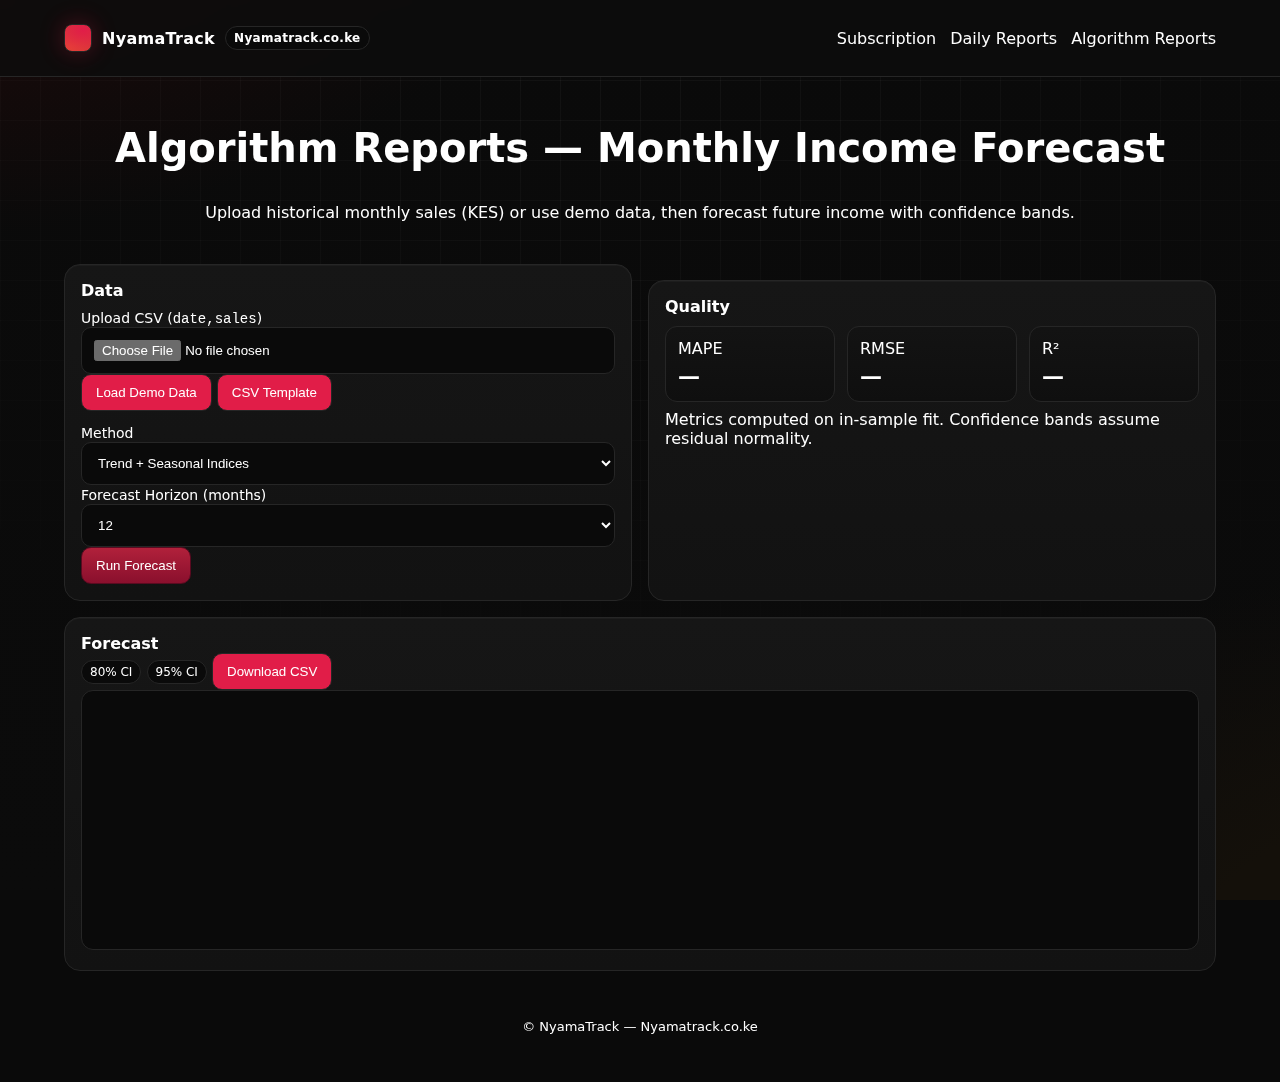
<file: algorithmreports.html>
<!doctype html>
<html lang="en">
<head>
  <meta charset="utf-8" />
  <meta name="viewport" content="width=device-width,initial-scale=1" />
  <title>NyamaTrack — Algorithm Reports (Forecast) | Nyamatrack.co.ke</title>
  <meta name="description" content="Algorithm reports. Upload sales CSV and forecast future monthly income with trend + seasonality or Holt‑Winters. Nyamatrack.co.ke" />
  <link rel="stylesheet" href="utils/becken.css">
</head>
<body>
  <div class="bg" aria-hidden="true">
    <div class="orb red"></div>
    <div class="orb amber"></div>
    <div class="grid-overlay"></div>
  </div>
  <header>
    <div class="container">
      <nav aria-label="Primary">
        <div class="brand">
          <div class="brand-badge" aria-hidden="true"></div>
          <a href="subscription.html" aria-label="NyamaTrack home">NyamaTrack</a>
          <span class="pill">Nyamatrack.co.ke</span>
        </div>
        <div class="nav-links">
          <a href="subscription.html">Subscription</a>
          <a href="daily-reports.html">Daily Reports</a>
          <a href="algorithm-reports.html" aria-current="page">Algorithm Reports</a>
        </div>
      </nav>
    </div>
  </header>

  <main class="container">
    <section class="hero">
      <h1>Algorithm Reports — Monthly Income Forecast</h1>
      <p class="muted">Upload historical monthly sales (KES) or use demo data, then forecast future income with confidence bands.</p>
    </section>

    <section class="algo_grid">
      <div class="card">
        <strong>Data</strong>
        <div class="row" style="margin-top:8px">
          <div style="flex:1">
            <label for="csv">Upload CSV (<code>date,sales</code>)</label>
            <input id="csv" type="file" accept=".csv,text/csv" />
          </div>
          <button class="btn" id="load-demo">Load Demo Data</button>
          <button class="btn" id="download-template">CSV Template</button>
        </div>

        <div class="row" style="margin-top:12px">
          <div>
            <label for="method">Method</label>
            <select id="method">
              <option value="trend-seasonal">Trend + Seasonal Indices</option>
              <option value="holt-winters">Holt‑Winters (Additive)</option>
            </select>
          </div>
          <div>
            <label for="horizon">Forecast Horizon (months)</label>
            <select id="horizon">
              <option>6</option><option selected>12</option><option>18</option><option>24</option>
            </select>
          </div>
          <div id="hw-params" class="row" style="display:none">
            <div><label>Alpha</label><input id="alpha" type="number" step="0.01" min="0" max="1" value="0.2"></div>
            <div><label>Beta</label><input id="beta" type="number" step="0.01" min="0" max="1" value="0.05"></div>
            <div><label>Gamma</label><input id="gamma" type="number" step="0.01" min="0" max="1" value="0.05"></div>
          </div>
          <button class="btn primary" id="run">Run Forecast</button>
        </div>
      </div>

      <div class="card">
        <strong>Quality</strong>
        <div class="grid" style="grid-template-columns: repeat(3,1fr); margin-top:10px">
          <div class="kpi"><div class="muted">MAPE</div><div class="value" id="mape">—</div></div>
          <div class="kpi"><div class="muted">RMSE</div><div class="value" id="rmse">—</div></div>
          <div class="kpi"><div class="muted">R²</div><div class="value" id="r2">—</div></div>
        </div>
        <div style="margin-top:8px" class="muted">Metrics computed on in‑sample fit. Confidence bands assume residual normality.</div>
      </div>
    </section>

    <section class="card" style="margin-top:16px">
      <div class="row" style="justify-content:space-between;align-items:center">
        <strong>Forecast</strong>
        <div class="row">
          <span class="pill">80% CI</span>
          <span class="pill">95% CI</span>
          <button class="btn" id="export-forecast">Download CSV</button>
        </div>
      </div>
      <canvas id="lineChart" role="img" aria-label="Line chart of historical and forecast monthly income"></canvas>
    </section>
  </main>

  <footer>
    © <span id="year"></span> NyamaTrack — Nyamatrack.co.ke
  </footer>

</body>
</html>
</file>
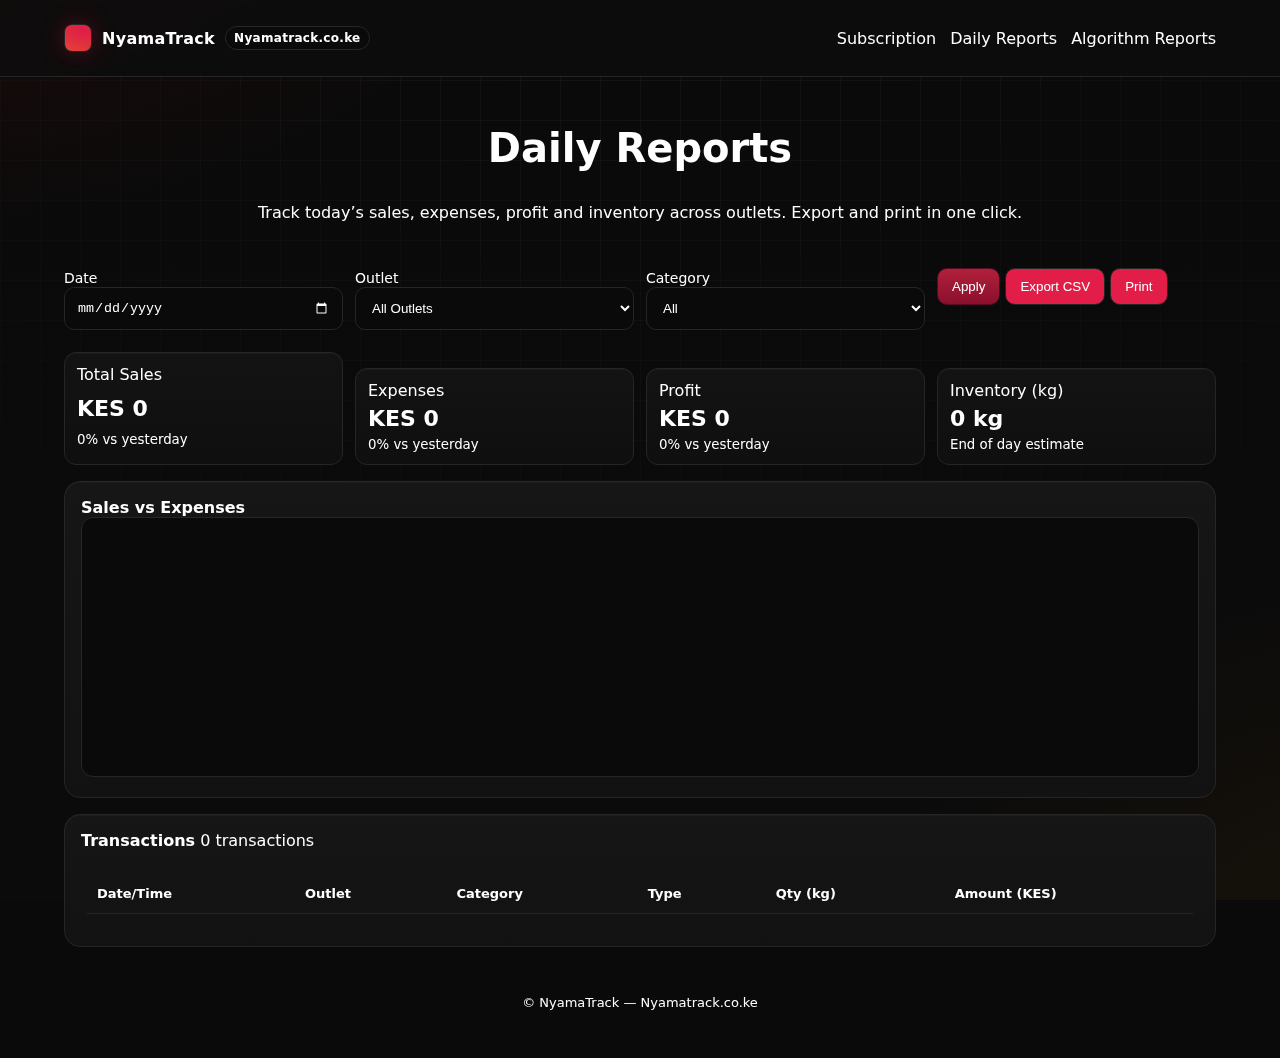
<file: dailyreports.html>
<!doctype html>
<html lang="en">
<head>
  <meta charset="utf-8" />
  <meta name="viewport" content="width=device-width,initial-scale=1" />
  <title>NyamaTrack — Daily Reports | Nyamatrack.co.ke</title>
  <meta name="description" content="Daily sales, expenses, profit and inventory reports for your butchery. Export CSV, print, and visualize trends. Nyamatrack.co.ke" />
  <link rel="stylesheet" href="utils/becken.css">
</head>
<body>
  <div class="bg" aria-hidden="true">
    <div class="orb red"></div>
    <div class="orb amber"></div>
    <div class="grid-overlay"></div>
  </div>
  <header>
    <div class="container">
      <nav aria-label="Primary">
        <div class="brand">
          <div class="brand-badge" aria-hidden="true"></div>
          <a href="subscription.html" aria-label="NyamaTrack home">NyamaTrack</a>
          <span class="pill">Nyamatrack.co.ke</span>
        </div>
        <div class="nav-links">
          <a href="subscription.html">Subscription</a>
          <a href="daily-reports.html" aria-current="page">Daily Reports</a>
          <a href="algorithm-reports.html">Algorithm Reports</a>
        </div>
      </nav>
    </div>
  </header>

  <main class="container">
    <section class="hero">
      <h1>Daily Reports</h1>
      <p class="muted">Track today’s sales, expenses, profit and inventory across outlets. Export and print in one click.</p>
    </section>

    <section class="controls" aria-label="Filters">
      <div>
        <label for="date">Date</label>
        <input id="date" type="date" />
      </div>
      <div>
        <label for="outlet">Outlet</label>
        <select id="outlet">
          <option value="all">All Outlets</option>
          <option>Nairobi CBD</option>
          <option>Westlands</option>
          <option>Kayole</option>
        </select>
      </div>
      <div>
        <label for="category">Category</label>
        <select id="category">
          <option value="all">All</option>
          <option value="beef">Beef</option>
          <option value="goat">Goat</option>
          <option value="chicken">Chicken</option>
          <option value="other">Other</option>
        </select>
      </div>
      <div class="row" style="align-items:flex-end">
        <button class="btn primary" id="apply">Apply</button>
        <button class="btn" id="export">Export CSV</button>
        <button class="btn" id="print">Print</button>
      </div>
    </section>

    <section class="grid" aria-label="Key metrics">
      <div class="card kpi">
        <div class="muted">Total Sales</div>
        <div class="value" id="k-sales">KES 0</div>
        <small class="muted" id="k-sales-ch">0% vs yesterday</small>
      </div>
      <div class="card kpi">
        <div class="muted">Expenses</div>
        <div class="value" id="k-expenses">KES 0</div>
        <small class="muted" id="k-expenses-ch">0% vs yesterday</small>
      </div>
      <div class="card kpi">
        <div class="muted">Profit</div>
        <div class="value" id="k-profit">KES 0</div>
        <small class="muted" id="k-profit-ch">0% vs yesterday</small>
      </div>
      <div class="card kpi">
        <div class="muted">Inventory (kg)</div>
        <div class="value" id="k-inventory">0 kg</div>
        <small class="muted">End of day estimate</small>
      </div>
    </section>

    <section class="card" style="margin-top:16px">
      <div class="row" style="justify-content:space-between;align-items:center">
        <strong>Sales vs Expenses</strong>
        <span class="muted" id="chart-range"></span>
      </div>
      <canvas id="barChart" role="img" aria-label="Bar chart showing sales vs expenses"></canvas>
    </section>

    <section class="card" style="margin-top:16px">
      <div class="row" style="justify-content:space-between;align-items:center">
        <strong>Transactions</strong>
        <span class="muted" id="tx-count">0 transactions</span>
      </div>
      <div class="table-wrap">
        <table aria-describedby="tx-count">
          <thead>
            <tr>
              <th>Date/Time</th>
              <th>Outlet</th>
              <th>Category</th>
              <th>Type</th>
              <th>Qty (kg)</th>
              <th>Amount (KES)</th>
            </tr>
          </thead>
          <tbody id="tbody"></tbody>
        </table>
      </div>
    </section>
  </main>

  <footer>
    © <span id="year"></span> NyamaTrack — Nyamatrack.co.ke
  </footer>

  
</body>
</html>
</file>
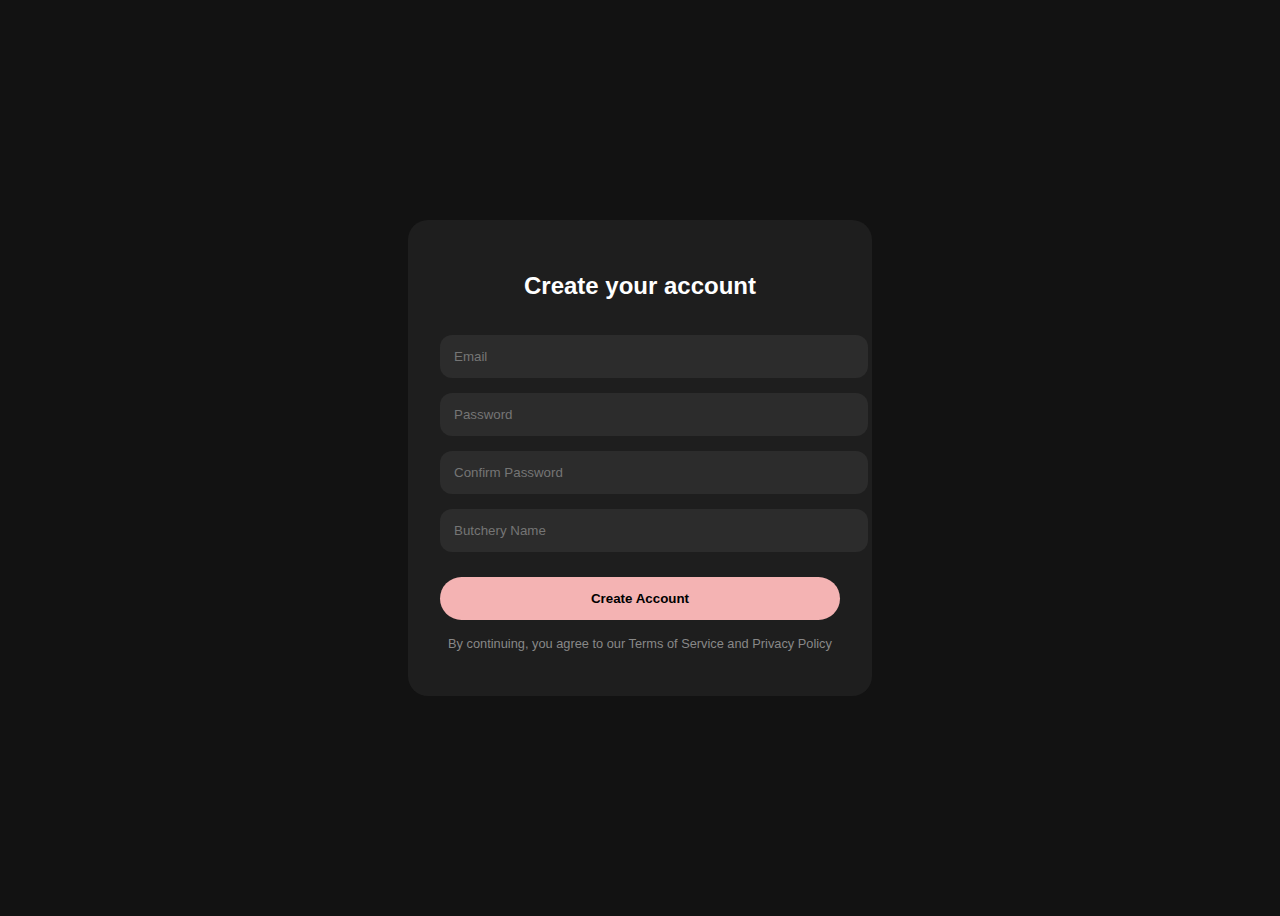
<file: register.html>
<!DOCTYPE html>
<html lang="en">
<head>
  <meta charset="UTF-8">
  <title>Create Account – NyamaTrack</title>
  <style>
    body {
      background: #121212;
      font-family: 'Segoe UI', sans-serif;
      color: white;
      display: flex;
      justify-content: center;
      align-items: center;
      height: 100vh;
    }
    form {
      background: #1e1e1e;
      padding: 2rem;
      border-radius: 20px;
      width: 90%;
      max-width: 400px;
    }
    h2 {
      text-align: center;
    }
    input {
      width: 100%;
      margin-top: 15px;
      padding: 14px;
      border: none;
      border-radius: 12px;
      background-color: #2c2c2c;
      color: white;
    }
    button {
      margin-top: 25px;
      width: 100%;
      padding: 14px;
      border: none;
      border-radius: 30px;
      background-color: #f4b3b3;
      font-weight: bold;
      cursor: pointer;
    }
    p {
      margin-top: 1rem;
      font-size: 0.8rem;
      color: #888;
      text-align: center;
    }
  </style>
</head>
<body>
  <form id="registerForm" autocomplete="off" novalidate>
    <h2>Create your account</h2>
    <input type="email" id="email" placeholder="Email" required autocomplete="off" />
    <input type="password" id="password" placeholder="Password" required autocomplete="off" />
    <input type="password" id="confirm" placeholder="Confirm Password" required autocomplete="off" />
    <input type="text" id="butchery" placeholder="Butchery Name" required autocomplete="off" />
    <button type="submit" id="submitBtn">Create Account</button>
    <p>By continuing, you agree to our Terms of Service and Privacy Policy</p>
  </form>

  <script>
    // Pre-fill email if previously saved
    document.getElementById("email").value = sessionStorage.getItem("userEmail") || "";

    document.getElementById("registerForm").addEventListener("submit", function(e) {
      e.preventDefault();

      const email = document.getElementById("email").value.trim();
      const password = document.getElementById("password").value;
      const confirm = document.getElementById("confirm").value;
      const butchery = document.getElementById("butchery").value.trim();
      const submitBtn = document.getElementById("submitBtn");

      // Disable button to prevent spam click
      submitBtn.disabled = true;
      submitBtn.textContent = "Processing...";

      // Trimmed field validation
      if (!email || !password || !confirm || !butchery) {
        alert("All fields are required.");
        submitBtn.disabled = false;
        submitBtn.textContent = "Create Account";
        return;
      }

      // Email format check
      const emailRegex = /^[^\\s@]+@[^\\s@]+\\.[^\\s@]+$/;
      if (!emailRegex.test(email)) {
        alert("Invalid email format.");
        submitBtn.disabled = false;
        submitBtn.textContent = "Create Account";
        return;
      }

      // Strong password policy
      const strongPassword = /^(?=.*[a-z])(?=.*[A-Z])(?=.*\\d)(?=.*[@$!%*?&])[A-Za-z\\d@$!%*?&]{8,}$/;
      if (!strongPassword.test(password)) {
        alert("Password must be at least 8 characters and include uppercase, lowercase, number, and special character.");
        submitBtn.disabled = false;
        submitBtn.textContent = "Create Account";
        return;
      }

      // Password match check
      if (password !== confirm) {
        alert("Passwords do not match.");
        submitBtn.disabled = false;
        submitBtn.textContent = "Create Account";
        return;
      }

      // Passed all checks
      sessionStorage.setItem("verifiedUser", email);
      window.location.href = "verify.html";
    });
  </script>
</body>
</html>
</file>
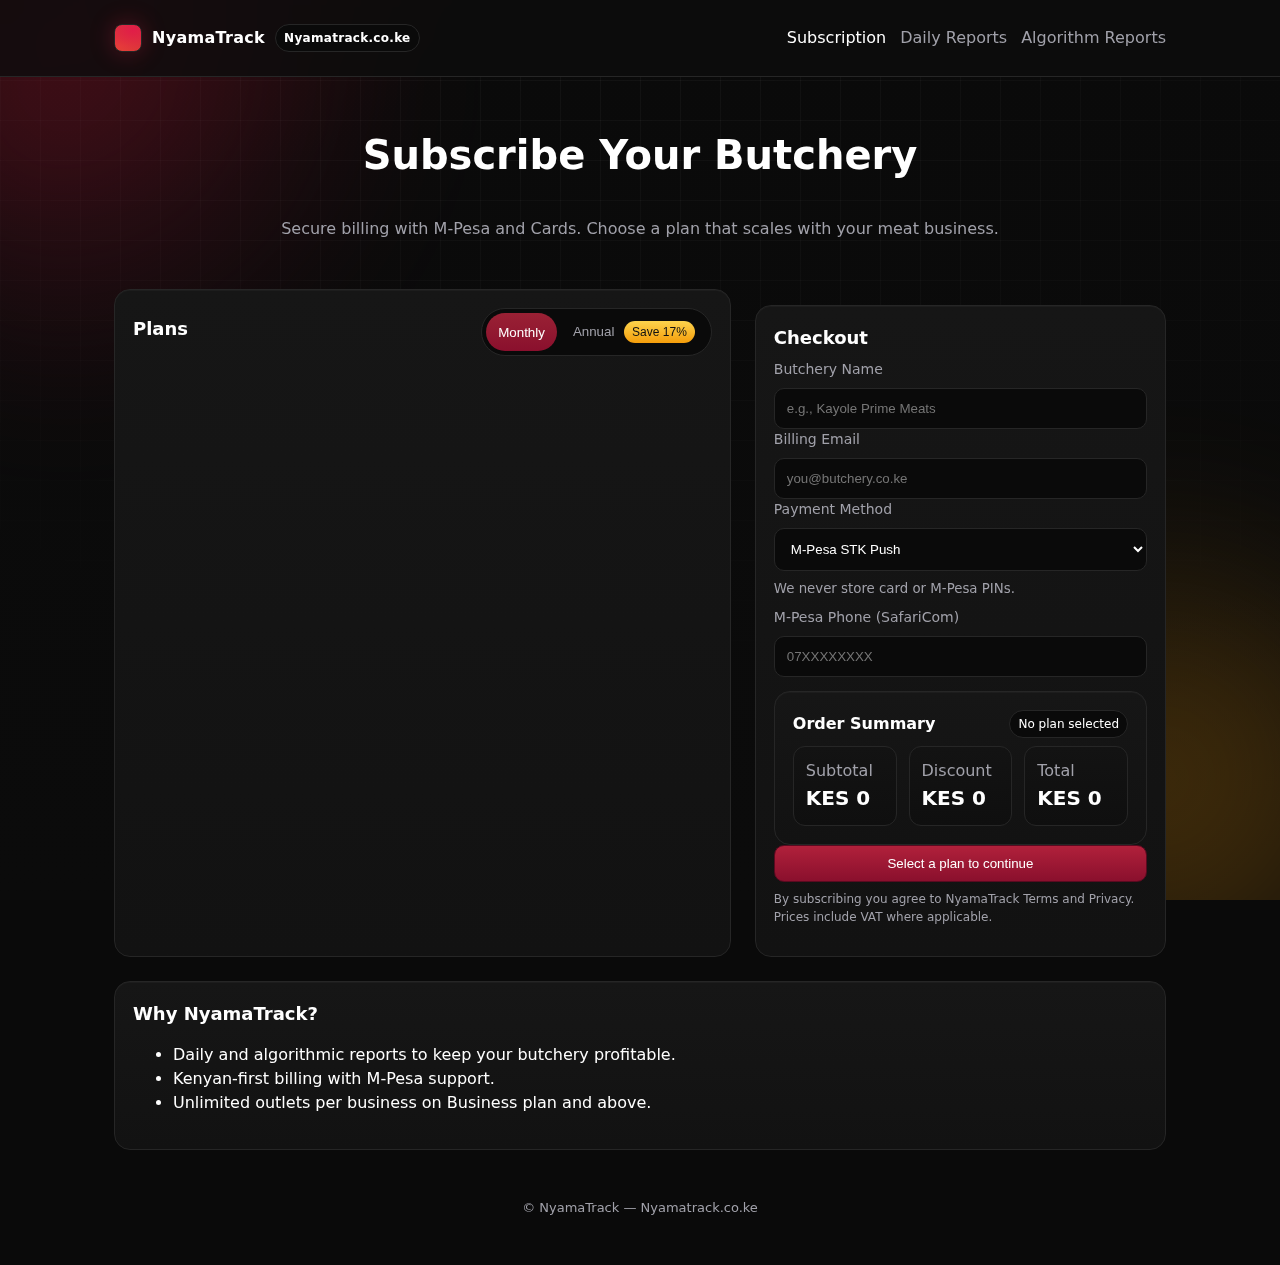
<file: subscription.html>
<!doctype html>
<html lang="en">
<head>
  <meta charset="utf-8" />
  <meta name="viewport" content="width=device-width,initial-scale=1" />
  <title>NyamaTrack — Subscription | Nyamatrack.co.ke</title>
  <meta name="description" content="Subscribe your butchery to NyamaTrack. Flexible pricing, M‑Pesa and card options. Nyamatrack.co.ke" />
  <style>
    :root{
      color-scheme: dark;
      /* Neutral dark theme (not blue) */
      --bg:#0a0a0a;
      --bg-2:#0c0c0c;
      --card:#141414;
      --muted:#a1a1aa;
      --border:#262626;
      --primary:#e11d48; /* nyama red */
      --accent:#f59e0b;  /* amber */
      --good:#22c55e;
      --bad:#f43f5e;
      --ring:0 0 0 3px color-mix(in oklab, var(--primary), transparent 70%);
    }
    *{box-sizing:border-box}
    html,body{height:100%}
    body{
      margin:0;
      font-family: ui-sans-serif, system-ui, -apple-system, Segoe UI, Roboto, Ubuntu, Cantarell, Noto Sans, Helvetica Neue, Arial, "Apple Color Emoji","Segoe UI Emoji";
      color:white;
      background: var(--bg);
      -webkit-font-smoothing:antialiased;
      line-height:1.5;
    }
    a{color:inherit;text-decoration:none}
    .container{max-width:1100px;margin:0 auto;padding:24px}
    header{
      position:sticky; top:0; z-index:40;
      background: color-mix(in oklab, var(--bg-2), transparent 20%);
      backdrop-filter: blur(8px);
      border-bottom:1px solid var(--border);
    }
    nav{display:flex;align-items:center;justify-content:space-between;gap:16px}
    .brand{display:flex;align-items:center;gap:10px;font-weight:700;letter-spacing:0.3px}
    .brand-badge{
      width:28px;height:28px;border-radius:8px;
      background: radial-gradient(120px 80px at 70% 20%, var(--primary), transparent),
                  radial-gradient(120px 80px at 20% 80%, var(--accent), transparent),
                  linear-gradient(120deg, #1f1f1f, #0a0a0a);
      border:1px solid var(--border);
      box-shadow: 0 0 24px color-mix(in oklab, var(--primary), transparent 70%);
    }
    .nav-links{display:flex;gap:14px;flex-wrap:wrap}
    .nav-links a{color:var(--muted)}
    .nav-links a[aria-current="page"]{color:white}
    .btn{
      display:inline-flex;align-items:center;justify-content:center;gap:8px;
      padding:10px 14px;border-radius:10px;border:1px solid var(--border);
      background:linear-gradient(180deg, #1b1b1b, #121212);
      color:white; cursor:pointer; transition:transform .05s ease, background .2s;
    }
    .btn:hover{transform:translateY(-1px)}
    .btn.primary{background:linear-gradient(180deg, color-mix(in oklab, var(--primary) 80%, #0a0a0a), #8a0f2d); border-color:#5a0a20}
    .btn.ghost{background:transparent}
    .btn.block{width:100%}
    /* Background artistry (neutral dark) */
    .bg{
      position:fixed; inset:0; z-index:-1; overflow:hidden;
      background:
        radial-gradient(1200px 700px at -10% -20%, #1a0a0a 30%, transparent 60%),
        radial-gradient(900px 700px at 110% 110%, #14100a 25%, transparent 60%),
        linear-gradient(180deg, #0a0a0a, #0b0b0b);
    }
    .orb{
      position:absolute; width:600px; height:600px; border-radius:50%;
      filter: blur(70px); opacity:.25; mix-blend:screen; pointer-events:none;
      animation: float 16s ease-in-out infinite;
    }
    .orb.red{background: radial-gradient(circle at 30% 30%, var(--primary), transparent 60%)}
    .orb.amber{background: radial-gradient(circle at 60% 60%, var(--accent), transparent 60%); animation-duration: 20s}
    @keyframes float{
      0%,100%{transform: translate(0,0) scale(1)}
      50%{transform: translate(40px,-30px) scale(1.05)}
    }
    .grid-overlay{
      position:absolute; inset:0; background:
        linear-gradient(to right, rgba(255,255,255,.04) 1px, transparent 1px) 0 0/40px 40px,
        linear-gradient(to bottom, rgba(255,255,255,.04) 1px, transparent 1px) 0 0/40px 40px;
      mask-image: radial-gradient(1200px 800px at 50% 0%, black, transparent);
    }
    /* Layout */
    main{padding:40px 0}
    .hero{display:grid;gap:16px; text-align:center; padding:24px 0 8px}
    .hero h1{font-size:clamp(26px,3.6vw,40px); margin:0}
    .muted{color:var(--muted)}
    .content{display:grid; grid-template-columns:1.2fr .8fr; gap:24px; margin-top:24px}
    @media (max-width: 980px){ .content{grid-template-columns:1fr} }
    .card{
      background: linear-gradient(180deg, #161616, #121212);
      border:1px solid var(--border); border-radius:16px; padding:18px;
      box-shadow: inset 0 1px 0 rgba(255,255,255,.03)
    }
    .card + .card{margin-top:16px}
    .card h3{margin:0 0 8px 0; font-size:18px}
    .row{display:flex; gap:12px; flex-wrap:wrap}
    .field{display:grid; gap:8px; width:100%}
    label{font-size:14px;color:var(--muted)}
    input, select{
      width:100%; padding:12px 12px; border-radius:10px; border:1px solid var(--border);
      background:#0a0a0a; color:white; outline:none;
    }
    input:focus, select:focus{box-shadow: var(--ring)}
    /* Plans */
    .plans{display:grid; grid-template-columns: repeat(3, 1fr); gap:16px}
    @media (max-width:900px){ .plans{grid-template-columns: 1fr} }
    .plan{
      border:1px solid var(--border); border-radius:16px; padding:18px;
      background:linear-gradient(180deg, #151515, #111111);
      position:relative; display:grid; gap:8px
    }
    .plan input[type="radio"]{position:absolute; inset:0; opacity:0; cursor:pointer}
    .plan:hover{outline:1px solid color-mix(in oklab, var(--primary), transparent 60%)}
    .plan .price{font-size:28px; font-weight:700}
    .badge{display:inline-flex; align-items:center; gap:6px; font-size:12px; color:#111; background:linear-gradient(180deg, #fcd34d, #f59e0b); padding:4px 8px; border-radius:999px}
    .pill{display:inline-flex; align-items:center; gap:6px; font-size:12px; color:white; border:1px solid var(--border); padding:4px 8px; border-radius:999px; background:#0a0a0a}
    .switch{display:inline-flex; background:#0a0a0a; border:1px solid var(--border); border-radius:999px; padding:4px; gap:4px}
    .switch button{border:none; background:transparent; color:var(--muted); padding:8px 12px; border-radius:999px; cursor:pointer}
    .switch button.active{background:linear-gradient(180deg, color-mix(in oklab, var(--primary) 70%, #0a0a0a), #8a0f2d); color:white}
    .summary{display:grid; gap:8px}
    .summary .kpis{display:grid; grid-template-columns:repeat(3,1fr); gap:12px}
    @media (max-width:700px){ .summary .kpis{grid-template-columns:1fr} }
    .kpi{background:linear-gradient(180deg, #131313, #0f0f0f); border:1px solid var(--border); border-radius:12px; padding:12px}
    .kpi .value{font-size:20px; font-weight:700}
    /* Dialog */
    .dialog{position:fixed; inset:0; display:none; place-items:center; background:rgba(0,0,0,.6)}
    .dialog .panel{max-width:420px; width:96%; background:#121212; border:1px solid var(--border); border-radius:16px; padding:18px}
    .spinner{width:18px; height:18px; border:3px solid rgba(255,255,255,.15); border-top-color:white; border-radius:50%; animation: spin 1s linear infinite}
    @keyframes spin{to{transform:rotate(360deg)}}
    footer{color:var(--muted); font-size:13px; padding:24px 0 48px; text-align:center}
  </style>
</head>
<body>
  <div class="bg" aria-hidden="true">
    <div class="orb red" style="left:-120px; top:-120px"></div>
    <div class="orb amber" style="right:-120px; bottom:-120px"></div>
    <div class="grid-overlay"></div>
  </div>
  <header>
    <div class="container">
      <nav aria-label="Primary">
        <div class="brand">
          <div class="brand-badge" aria-hidden="true"></div>
          <a href="subscription.html" aria-label="NyamaTrack home">NyamaTrack</a>
          <span class="pill">Nyamatrack.co.ke</span>
        </div>
        <div class="nav-links">
          <a href="subscription.html" aria-current="page">Subscription</a>
          <a href="daily-reports.html">Daily Reports</a>
          <a href="algorithm-reports.html">Algorithm Reports</a>
        </div>
      </nav>
    </div>
  </header>

  <main class="container">
    <section class="hero">
      <h1>Subscribe Your Butchery</h1>
      <p class="muted">Secure billing with M‑Pesa and Cards. Choose a plan that scales with your meat business.</p>
    </section>

    <section class="content" aria-labelledby="plans">
      <div class="card">
        <div class="row" style="justify-content:space-between; align-items:center">
          <h3 id="plans">Plans</h3>
          <div class="switch" role="tablist" aria-label="Billing cadence">
            <button id="bill-monthly" class="active" role="tab" aria-selected="true">Monthly</button>
            <button id="bill-annual" role="tab" aria-selected="false">Annual <span class="badge" style="margin-left:6px">Save 17%</span></button>
          </div>
        </div>
        <div class="plans" id="plan-list"></div>
      </div>

      <aside class="card" aria-labelledby="checkout">
        <h3 id="checkout">Checkout</h3>
        <div class="field">
          <label for="butchery-name">Butchery Name</label>
          <input id="butchery-name" placeholder="e.g., Kayole Prime Meats" autocomplete="organization" />
        </div>
        <div class="field">
          <label for="email">Billing Email</label>
          <input id="email" type="email" placeholder="you@butchery.co.ke" autocomplete="email" />
        </div>
        <div class="field">
          <label for="payment-method">Payment Method</label>
          <select id="payment-method" aria-describedby="pm-note">
            <option value="mpesa">M‑Pesa STK Push</option>
            <option value="card">Debit/Credit Card</option>
            <option value="invoice">Invoice (Bank Transfer)</option>
          </select>
          <small id="pm-note" class="muted">We never store card or M‑Pesa PINs.</small>
        </div>

        <div id="mpesa-fields" class="row" style="margin-top:8px">
          <div class="field">
            <label for="mpesa-phone">M‑Pesa Phone (SafariCom)</label>
            <input id="mpesa-phone" inputmode="numeric" placeholder="07XXXXXXXX" />
          </div>
        </div>
        <div id="card-fields" class="row" style="display:none; margin-top:8px">
          <div class="field"><label>Card Number</label><input placeholder="4242 4242 4242 4242" inputmode="numeric" /></div>
          <div class="field"><label>Expiry</label><input placeholder="MM/YY" inputmode="numeric" /></div>
          <div class="field"><label>CVC</label><input placeholder="CVC" inputmode="numeric" /></div>
        </div>

        <div class="card" style="margin-top:14px">
          <div class="summary">
            <div class="row" style="justify-content:space-between; align-items:center">
              <strong>Order Summary</strong>
              <span class="pill" id="selected-plan-pill">No plan selected</span>
            </div>
            <div class="kpis">
              <div class="kpi">
                <div class="muted">Subtotal</div>
                <div class="value" id="subtotal">KES 0</div>
              </div>
              <div class="kpi">
                <div class="muted">Discount</div>
                <div class="value" id="discount">KES 0</div>
              </div>
              <div class="kpi">
                <div class="muted">Total</div>
                <div class="value" id="total">KES 0</div>
              </div>
            </div>
          </div>
        </div>

        <button class="btn primary block" id="pay-btn" aria-live="polite" disabled>Select a plan to continue</button>
        <p class="muted" style="margin-top:8px; font-size:12px">By subscribing you agree to NyamaTrack Terms and Privacy. Prices include VAT where applicable.</p>
      </aside>
    </section>

    <section class="card" style="margin-top:24px">
      <h3>Why NyamaTrack?</h3>
      <ul>
        <li>Daily and algorithmic reports to keep your butchery profitable.</li>
        <li>Kenyan-first billing with M‑Pesa support.</li>
        <li>Unlimited outlets per business on Business plan and above.</li>
      </ul>
    </section>
  </main>

  <div class="dialog" id="payment-dialog" role="dialog" aria-modal="true" aria-labelledby="pmt-title" aria-describedby="pmt-desc">
    <div class="panel">
      <div class="row" style="justify-content:space-between; align-items:center">
        <strong id="pmt-title">Processing Payment</strong>
        <button class="btn ghost" id="close-dialog" aria-label="Close dialog">Close</button>
      </div>
      <p class="muted" id="pmt-desc">If paying via M‑Pesa, approve the STK push on your phone.</p>
      <div class="row" style="align-items:center"><div class="spinner" aria-hidden="true"></div> <span id="pmt-status">Awaiting confirmation…</span></div>
    </div>
  </div>

  <footer>
    © <span id="year"></span> NyamaTrack — Nyamatrack.co.ke
  </footer>

  <script>
    const state = {
      cadence: 'monthly',
      plan: null,
      plans: {
        monthly: [
          {id:'starter', name:'Starter', price: 900, features:['Single outlet','Basic reports','Email support']},
          {id:'business', name:'Business', price: 2200, popular:true, features:['Up to 5 outlets','Advanced reports','Priority support']},
          {id:'pro', name:'Pro', price: 4200, features:['Unlimited outlets','API access','SLA support']},
        ],
        annual: [
          {id:'starter', name:'Starter', price: Math.round(900*12*0.83)},
          {id:'business', name:'Business', price: Math.round(2200*12*0.83), popular:true},
          {id:'pro', name:'Pro', price: Math.round(4200*12*0.83)},
        ]
      }
    };

    const planList = document.getElementById('plan-list');
    const billMonthly = document.getElementById('bill-monthly');
    const billAnnual  = document.getElementById('bill-annual');
    const payBtn = document.getElementById('pay-btn');
    const subtotalEl = document.getElementById('subtotal');
       const discountEl = document.getElementById('discount');
    const totalEl = document.getElementById('total');
    const pill = document.getElementById('selected-plan-pill');
    const cadenceButtons = [billMonthly, billAnnual];

    function formatKES(n){ return 'KES ' + n.toLocaleString('en-KE'); }

    function renderPlans(){
      planList.innerHTML = '';
      state.plans[state.cadence].forEach(p => {
        const price = p.price;
        const features = p.features || (p.id==='starter' ? ['Single outlet','Basic reports','Email support'] : p.id==='business' ? ['Up to 5 outlets','Advanced reports','Priority support'] : ['Unlimited outlets','API access','SLA support']);
        const el = document.createElement('div');
        el.className = 'plan';
        el.innerHTML = `
          <input type="radio" name="plan" aria-label="${p.name} plan" value="${p.id}">
          <div class="row" style="justify-content:space-between; align-items:center">
            <strong>${p.name}</strong>
            ${p.popular ? '<span class="badge" aria-label="Popular plan">Popular</span>' : ''}
          </div>
          <div class="price">${formatKES(price)} <span class="muted" style="font-size:13px">/${state.cadence==='monthly'?'mo':'yr'}</span></div>
          <ul style="margin:8px 0 0 18px; color:var(--muted); font-size:14px">
            ${features.map(f=><li>${f}</li>).join('')}
          </ul>
        `;
        el.querySelector('input').addEventListener('change', ()=>{
          state.plan = { ...p, price };
          updateSummary();
          payBtn.disabled = false;
          payBtn.textContent = 'Proceed to Pay';
        });
        planList.appendChild(el);
      });
      updateSummary();
    }

    function updateSummary(){
      const cadenceLabel = state.cadence==='monthly' ? 'Monthly' : 'Annual';
      if(!state.plan){
        subtotalEl.textContent = 'KES 0';
        discountEl.textContent = 'KES 0';
        totalEl.textContent = 'KES 0';
        pill.textContent = 'No plan selected';
        return;
      }
      const raw = state.plan.price;
      const discount = 0;
      const total = Math.max(0, raw - discount);
      subtotalEl.textContent = formatKES(raw);
      discountEl.textContent = formatKES(discount);
      totalEl.textContent = formatKES(total);
      pill.textContent = state.plan.name + ' · ' + cadenceLabel;
    }

    cadenceButtons.forEach(btn=>{
      btn.addEventListener('click', ()=>{
        cadenceButtons.forEach(b=>{ b.classList.remove('active'); b.setAttribute('aria-selected','false'); });
        btn.classList.add('active'); btn.setAttribute('aria-selected','true');
        state.cadence = (btn===billMonthly)?'monthly':'annual';
        state.plan = null;
        payBtn.disabled = true;
        payBtn.textContent = 'Select a plan to continue';
        renderPlans();
      });
    });

    // Payment method toggle
    const pm = document.getElementById('payment-method');
    const mpesaFields = document.getElementById('mpesa-fields');
    const cardFields  = document.getElementById('card-fields');
    pm.addEventListener('change', ()=>{
      const v = pm.value;
      mpesaFields.style.display = (v==='mpesa')?'flex':'none';
      cardFields.style.display  = (v==='card')?'flex':'none';
    });

    // Mock payment flow (wire to backend later)
    const dialog = document.getElementById('payment-dialog');
    const closeDialog = document.getElementById('close-dialog');
    const statusEl = document.getElementById('pmt-status');
    const butcheryName = document.getElementById('butchery-name');
    const email = document.getElementById('email');
    const mpesaPhone = document.getElementById('mpesa-phone');

    payBtn.addEventListener('click', ()=>{
      if(!state.plan){ return; }
      if(!butcheryName.value.trim() || !email.value.trim()){
        alert('Please fill in Butchery Name and Billing Email');
        return;
      }
      if(pm.value==='mpesa' && !/^0\d{9}$/.test(mpesaPhone.value.trim())){
        alert('Please enter a valid M-Pesa phone (e.g., 07XXXXXXXX)');
        return;
      }
      dialog.style.display = 'grid';
      statusEl.textContent = pm.value==='mpesa' ? 'Awaiting M‑Pesa approval on your phone…' : 'Processing payment…';
      setTimeout(()=>{
        statusEl.textContent = 'Payment confirmed. Activating subscription…';
        const subscription = {
          butchery: butcheryName.value.trim(),
          email: email.value.trim(),
          method: pm.value,
          plan: state.plan.name,
          cadence: state.cadence,
          amount: state.plan.price,
          ts: new Date().toISOString()
        };
        localStorage.setItem('nyamatrack.subscription', JSON.stringify(subscription));
      }, 1200);
      setTimeout(()=>{
        dialog.style.display = 'none';
        alert('Subscription active! Thank you for choosing NyamaTrack.');
      }, 2200);
    });
    closeDialog.addEventListener('click', ()=> dialog.style.display='none');
    document.getElementById('year').textContent = new Date().getFullYear();

    renderPlans();
  </script>
</body>
</html>
</file>
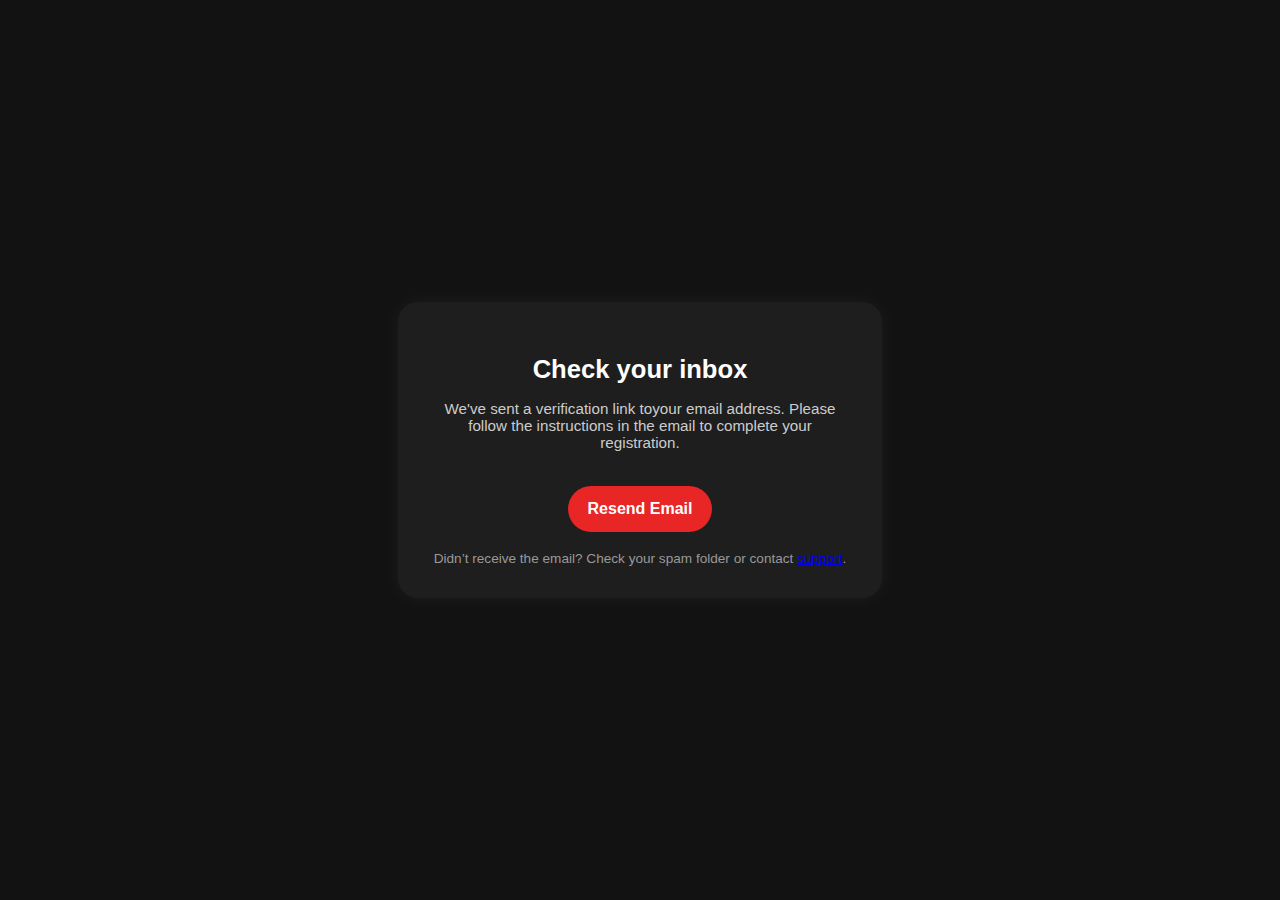
<file: verify.html>
<!DOCTYPE html>
<html lang="en">
<head>
  <meta charset="UTF-8" />
  <title>Verify Email – NyamaTrack</title>
  <meta name="viewport" content="width=device-width, initial-scale=1.0" />
  <meta http-equiv="X-UA-Compatible" content="IE=edge" />
  <meta http-equiv="Content-Security-Policy" content="default-src 'self'; style-src 'self' 'unsafe-inline' https://fonts.googleapis.com; font-src https://fonts.gstatic.com;" />
  <meta http-equiv="X-Content-Type-Options" content="nosniff" />

  <style>
    body {
      background: #121212;
      color: white;
      font-family: 'Segoe UI', sans-serif;
      display: flex;
      justify-content: center;
      align-items: center;
      height: 100vh;
      margin: 0;
    }
    .card {
      background: #1e1e1e;
      padding: 2rem;
      border-radius: 20px;
      width: 90%;
      max-width: 420px;
      text-align: center;
      box-shadow: 0 0 20px rgba(255, 255, 255, 0.05);
    }
    h2 {
      font-size: 1.6rem;
      margin-bottom: 1rem;
    }
    p {
      color: #ccc;
      font-size: 0.95rem;
    }
    button {
      margin-top: 20px;
      padding: 14px 20px;
      background: #e82626;
      color: white;
      border: none;
      border-radius: 30px;
      font-weight: bold;
      cursor: pointer;
      font-size: 1rem;
      transition: background 0.3s ease;
    }
    button:hover {
      background: #ff4444;
    }
    button:disabled {
      background: #444;
      cursor: not-allowed;
    }
    .support {
      margin-top: 1.2rem;
      font-size: 0.85rem;
      color: #999;
    }
    .email-display {
      margin-top: 0.5rem;
      font-weight: 600;
      color: #fff;
    }
  </style>
</head>
<body>
  <div class="card">
    <h2>Check your inbox</h2>
    <p>
      We've sent a verification link toyour email address. Please follow the instructions in the email to complete your registration.
    </p>
    <button id="resendBtn" onclick="resendEmail()">Resend Email</button>
    <div class="support">
      Didn’t receive the email? Check your spam folder or contact <a href="mailto:support@nyamatrack.co.ke">support</a>.
    </div>
  </div>

  <script>
    // Utility to mask an email (e.g. e****@gmail.com)
    function maskEmail(email) {
      const [user, domain] = email.split('@');
      if (!user || !domain) return 'hidden@example.com';
      const maskedUser = user[0] + '*'.repeat(user.length - 1);
      return `${maskedUser}@${domain}`;
    }

    // Display masked email from sessionStorage
    const email = sessionStorage.getItem("verifiedUser");
    const masked = email ? maskEmail(email) : "hidden@example.com";
    document.getElementById("maskedEmail").textContent = masked;

    // Resend email button logic with timeout to prevent abuse
    function resendEmail() {
      const btn = document.getElementById("resendBtn");
      btn.disabled = true;
      btn.textContent = "Sending...";

      setTimeout(() => {
        alert("Verification email resent securely. ✅");
        btn.disabled = false;
        btn.textContent = "Resend Email";
      }, 3000); // simulate secure API call
    }
  </script>
</body>
</html>
</file>
<file: utils/becken.css>
:root {
  color-scheme: dark;
  --bg: #0a0a0a;
  --bg-2: #0c0c0c;
  --card: #141414;
  --muted: #ffffff;
  --border: #262626;
  --primary: #e11d48;
  --accent: #f59e0b;
  --good: #22c55e;
  --bad: #f43f5e;
  --ring: 0 0 0 3px color-mix(in oklab, var(--primary), transparent 70%);
}

* {
  box-sizing: border-box
}

html,
body {
  height: 100%
}

body {
  margin: 0;
  font-family: ui-sans-serif, system-ui, -apple-system, Segoe UI, Roboto, Ubuntu, Cantarell, Noto Sans, Helvetica Neue, Arial;
  color: white;
  background: var(--bg);
  -webkit-font-smoothing: antialiased
}

a {
  color: inherit;
  text-decoration: none
}

.container {
  max-width: 1200px;
  margin: 0 auto;
  padding: 24px
}

header {
  position: sticky;
  top: 0;
  background: color-mix(in oklab, var(--bg-2), transparent 20%);
  backdrop-filter: blur(8px);
  border-bottom: 1px solid var(--border);
  z-index: 40;
}

nav {
  display: flex;
  align-items: center;
  justify-content: space-between;
  gap: 16px;
}

.brand {
  display: flex;
  gap: 10px;
  align-items: center;
  font-weight: 700;
  letter-spacing: 0.3px;
}

.brand-badge {
  width: 28px;
  height: 28px;
  border-radius: 8px;
  background: radial-gradient(120px 80px at 70% 20%, var(--primary), transparent), radial-gradient(120px 80px at 20% 80%, var(--accent), transparent), linear-gradient(120deg, #1f1f1f, #0a0a0a);
  border: 1px solid var(--border);
  box-shadow: 0 0 24px color-mix(in oklab, var(--primary), transparent 70%)
}

.nav-links {
  display: flex;
  gap: 14px;
  flex-wrap: wrap
}

.nav-links a {
  color: var(--muted)
}

.nav-links a[aria-current="page"] {
  color: white
}

/* kim 1st */

.bg {
  position: fixed;
  inset: 0;
  z-index: -1;
  background: radial-gradient(1200px 700px at -10% -20%, #1a0a0a 25%, transparent 60%), radial-gradient(900px 700px at 110% 110%, #14100a 25%, transparent 60%), linear-gradient(180deg, #0a0a0a, #0b0b0b)
}

.orb {
  position: absolute;
  width: 600px;
  height: 600px;
  border-radius: 50%;
  filter: blur(70px);
  opacity: .25;
  mix-blend-mode: screen;
  pointer-events: none;
  animation: float 16s ease-in-out infinite;
}

.orb .red {
  left: -120px;
  top: -120px;
  background: radial-gradient(circle at 30% 30%, var(--primary), transparent 60%);
  animation: float 16s ease-in-out infinite
}

.orb .amber {
  right: -120px;
  bottom: -120px;
  background: radial-gradient(circle at 60% 60%, var(--accent), transparent 60%);
  animation: float 20s ease-in-out infinite;
  animation-duration: 20s;

}

.grid-overlay {
  position: absolute;
  inset: 0;
  background: linear-gradient(to right, rgba(255, 255, 255, .04) 1px, transparent 1px) 0 0/40px 40px, linear-gradient(to bottom, rgba(255, 255, 255, .04) 1px, transparent 1px) 0 0/40px 40px;
  mask-image: radial-gradient(1200px 800px at 50% 0%, black, transparent)
}

@keyframes float {

  0%,
  100% {
    transform: translate(0, 0) scale(1)
  }

  50% {
    transform: translate(40px, -30px) scale(1.05)
  }
}

main {
  padding: 34px 0
}

.hero {
  display: grid;
  gap: 16px;
  text-align: center;
  padding: 24px 0 8px
}

.hero h1 {
  margin: 0;
  font-size: clamp(26px, 3.6vw, 40px)
}

.muted {
  color: var(--muted)
}

.content {
  display: grid;
  grid-template-columns: 1.2fr .8fr;
  gap: 24px;
  margin-top: 24px
}

@media (max-width: 980px) {
  .content {
    grid-template-columns: 1fr
  }
}

/* kim 2st */

.controls {
  display: grid;
  grid-template-columns: repeat(4, 1fr);
  gap: 12px;
  margin: 22px 0
}

@media (max-width:900px) {
  .controls {
    grid-template-columns: 1fr 1fr
  }
}

@media (max-width:600px) {
  .controls {
    grid-template-columns: 1fr
  }
}

.btn {
  display: inline-flex;
  align-items: center;
  justify-content: center;
  gap: 8px;
  padding: 10px 14px;
  border-radius: 10px;
  border: 1px solid var(--border);
  background: linear-gradient(180deg, var(--primary), var(--primary));
  color: white;
  cursor: pointer
}

.btn:hover {
  transform: translateY(-1px)
}

.btn.primary {
  background: linear-gradient(180deg, color-mix(in oklab, var(--primary) 80%, #0a0a0a), #8a0f2d);
  border-color: #5a0a20
}

.btn.ghost {
  background: transparent
}

.btn.block {
  width: 100%
}

/* .row {
  display: flex;
  gap: 10px;
  flex-wrap: wrap;
} */

.field {
  display: grid;
  gap: 8px;
  width: 100%
}

label {
  font-size: 14px;
  color: var(--muted)
}

input,
select {
  width: 100%;
  padding: 12px 12px;
  border-radius: 10px;
  border: 1px solid var(--border);
  background: #0a0a0a;
  color: white;
  outline: none;
}

input:focus,
select:focus {
  box-shadow: var(--ring)
}


/* Plans */
.plans {
  display: grid;
  grid-template-columns: repeat(3, 1fr);
  gap: 16px
}

@media (max-width:900px) {
  .plans {
    grid-template-columns: 1fr
  }
}

.plan {
  border: 1px solid var(--border);
  border-radius: 16px;
  padding: 15px;
  background: linear-gradient(180deg, #151515, #111111);
  position: relative;
  display: grid;
  gap: 8px;
      color: var(--muted);

}

.plan input[type="radio"] {
  position: absolute;
  inset: 0;
  opacity: 0;
  cursor: pointer
}

.plan.selected {
  border: 2px solid #4caf50;
  background-color: rgba(76, 175, 80, 0.05);
}

.plan:hover {
  outline: 1px solid color-mix(in oklab, var(--primary), transparent 60%)
}

.plan h4 {
  margin: 0 0 5px 0;
}

.plan .price {
  font-size: 28px;
  font-weight: 700;
}

.plan ul {
  padding-left: 20px;
  margin: 10px 0;
}

.plan button {
  width: 100%;
}

.savings-badge {
  background: #4caf50;
  color: white;
  padding: 2px 8px;
  border-radius: 12px;
  font-size: 0.8em;
  display: inline-block;
  margin: 5px 0;
}

.grid {
  display: grid;
  grid-template-columns: repeat(4, 1fr);
  gap: 12px;
  margin-top: 18px;

}

@media (max-width:1000px) {
  .grid {
    grid-template-columns: 1fr 1fr;
  }
}

@media (max-width:600px) {
  .grid {
    grid-template-columns: 1fr;
  }
}

.algo_grid {
  display: grid;
  grid-template-columns: 1fr 1fr;
  gap: 16px;
  margin-top: 18px
}

@media (max-width:1000px) {
  .algo_grid {
    grid-template-columns: 1fr
  }
}

.card {
  background: linear-gradient(180deg, #161616, #121212);
  border: 1px solid var(--border);
  border-radius: 16px;
  padding: 16px;
  box-shadow: inset 0 1px 0 rgba(255, 255, 255, .03)
}

.card+.card {
  margin-top: 16px
}

.card h3 {
  margin: 0 0 8px 0;
  font-size: 18px
}



.kpi {
  display: grid;
  gap: 6px;
  background: linear-gradient(180deg, #131313, #0f0f0f);
  border: 1px solid var(--border);
  border-radius: 12px;
  padding: 12px
}

.kpi .value {
  font-weight: 700;
  font-size: 22px;
  color: var(--muted);
}

.dialog {
  position: fixed;
  inset: 0;
  display: none;
  place-items: center;
  background: rgba(0, 0, 0, .6)
}

.dialog .panel {
  max-width: 420px;
  width: 96%;
  background: #121212;
  border: 1px solid var(--border);
  border-radius: 16px;
  padding: 18px
}

.kpi.good .value {
  color: var(--good)
}

.kpi.bad .value {
  color: var(--bad)
}

canvas {
  width: 100%;
  height: 260px;
  background: #0a0a0a;
  border-radius: 12px;
  border: 1px solid var(--border)
}

table {
  width: 100%;
  border-collapse: separate;
  border-spacing: 0;
  margin-top: 8px
}

thead th {
  font-size: 13px;
  color: var(--muted);
  text-align: right;
  border-bottom: 1px solid var(--border);
  padding: 10px
}

tbody td {
  padding: 10px;
  border-bottom: 1px dashed var(--border)
}

tbody tr:hover {
  background: #151515
}

.table-wrap {
  overflow: auto
}

.pill {
  display: inline-flex;
  align-items: center;
  gap: 6px;
  font-size: 12px;
  color: white;
  border: 1px solid var(--border);
  padding: 4px 8px;
  border-radius: 999px;
  background: #0a0a0a
}

.badge {
  display: inline-flex;
  align-items: center;
  gap: 6px;
  font-size: 12px;
  color: #111;
  background: linear-gradient(180deg, #fcd34d, #f59e0b);
  padding: 4px 8px;
  border-radius: 999px
}

.switch {
  display: inline-flex;
  background: #0a0a0a;
  border: 1px solid var(--border);
  border-radius: 999px;
  padding: 4px;
  gap: 4px
}

.switch button {
  border: none;
  background: transparent;
  color: var(--muted);
  padding: 8px 12px;
  border-radius: 999px;
  cursor: pointer
}

.switch button.active {
  background: linear-gradient(180deg, color-mix(in oklab, var(--primary) 70%, #0a0a0a), #8a0f2d);
  color: white
}

.summary {
  display: grid;
  gap: 8px
}

.summary .kpis {
  display: grid;
  grid-template-columns: repeat(3, 1fr);
  gap: 12px
}

@media (max-width:700px) {
  .summary .kpis {
    grid-template-columns: 1fr
  }
}

.spinner {
  width: 18px;
  height: 18px;
  border: 3px solid rgba(255, 255, 255, .15);
  border-top-color: white;
  border-radius: 50%;
  animation: spin 1s linear infinite;
}

@keyframes spin {
  to {
    transform: rotate(360deg);
  }
}

footer {
  color: var(--muted);
  font-size: 13px;
  padding: 24px 0 48px;
  text-align: center;
}

code {
  font-family: ui-monospace, SFMono-Regular, Menlo, Monaco, Consolas, "Liberation Mono", "Courier New", monospace
}

.positive {
  color: #10b981;
}

.negative {
  color: #ef4444;
}

.projection {
  opacity: 0.7;
}

/* Make table container responsive with fixed height and scrolling */
.table-wrap {
  max-height: 50vh;
  overflow: auto;
  margin: 1rem 0;
  border-radius: 0.5rem;
}

/* Style the scrollbar */
.table-wrap::-webkit-scrollbar {
  width: 8px;
  height: 8px;
}

.table-wrap::-webkit-scrollbar-track {
  border-radius: 4px;
}

.table-wrap::-webkit-scrollbar-thumb {
  border-radius: 4px;
}

.table-wrap::-webkit-scrollbar-thumb:hover {
  background: #a1a1a1;
}

/* Make table headers sticky */
.table-wrap table {
  width: 100%;
  border-collapse: collapse;
  color: var(--muted);
}

.table-wrap thead th {
  position: sticky;
  top: 0;
  z-index: 10;
  box-shadow: 0 2px 2px -1px rgba(0, 0, 0, 0.1);
}

/* Add some padding and borders for better readability */
.table-wrap th,
.table-wrap td {
  padding: 0.75rem 1rem;
  text-align: left;
}

.table-wrap thead th {
  text-align: left;
}

.table-wrap td {
  padding: 0.75rem 1rem;
  text-align: left;
}

/* Table header alignment */
.table-wrap thead th {
  text-align: left;
}

/* Table footer alignment - right align all cells except the first one */
.table-wrap tfoot th {
  text-align: right;
}

/* First cell in footer (Totals:) should be left-aligned */
.table-wrap tfoot th:first-child {
  text-align: left;
}

/* Right align all data cells */
.table-wrap tbody td {
  text-align: right;
}

/* First column (Date) and last column (Actions) in tbody should be left-aligned */
.table-wrap tbody td:first-child,
.table-wrap tbody td:last-child {
  text-align: left;
}

/* Make table responsive on small screens */
@media (max-width: 768px) {
  .table-wrap {
    font-size: 0.875rem;
  }

  .table-wrap th,
  .table-wrap td {
    padding: 0.5rem 0.75rem;
  }
}
</file>
